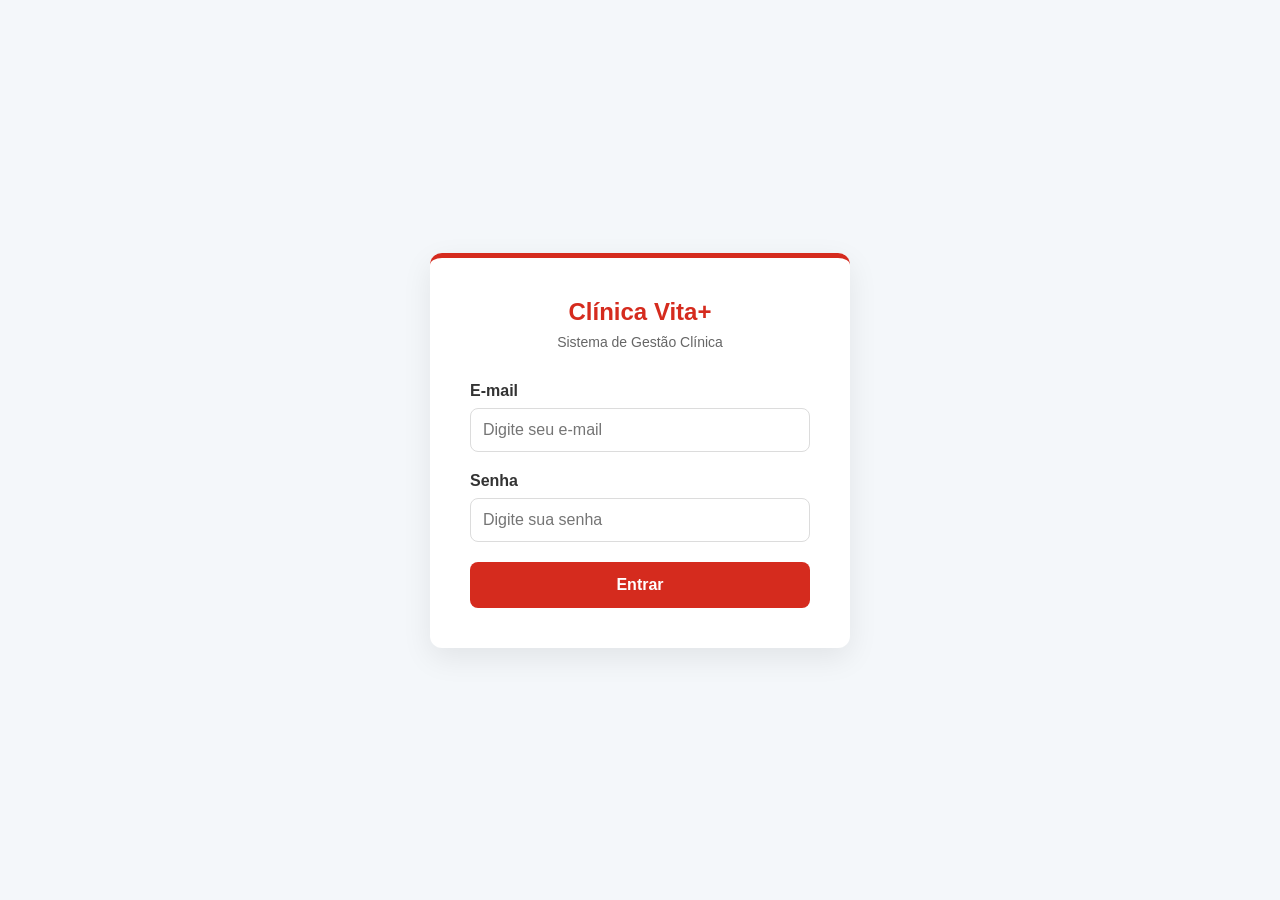
<file: index.html>
<!DOCTYPE html>
<html lang="pt-BR">
<head>
    <meta charset="UTF-8">
    <meta name="viewport" content="width=device-width, initial-scale=1.0">
    <title>Clínica Vita+ | Login</title>
    <link rel="icon" href="icons/vitaIcon.png" type="image/png">
    <link rel="stylesheet" href="index.css">
</head>
<body>

    <main class="container">

        <section class="login-card">

            <div class="logo-area">
                <h1>Clínica Vita+</h1>
                <p>Sistema de Gestão Clínica</p>
            </div>

            <form id="loginForm" class="login-form">

                <div class="input-group">
                    <label for="email">E-mail</label>
                    <input
                        type="email"
                        id="email"
                        placeholder="Digite seu e-mail"
                        required
                    >
                </div>

                <div class="input-group">
                    <label for="senha">Senha</label>
                    <input
                        type="password"
                        id="senha"
                        placeholder="Digite sua senha"
                        required
                    >
                </div>

                <button type="submit">
                    Entrar
                </button>

            </form>

        </section>

    </main>

<script src="index.js"></script>

</body>
</html>
</file>
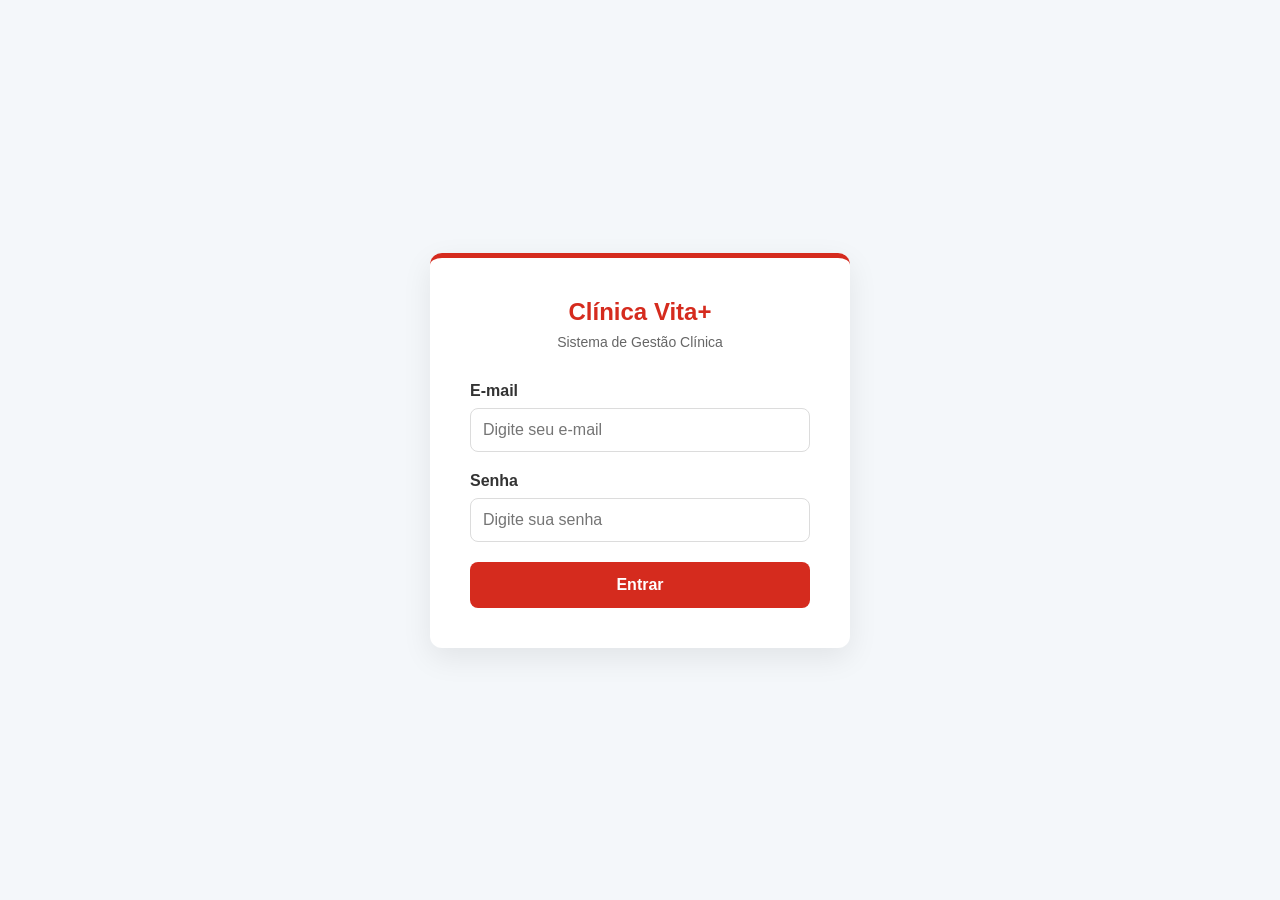
<file: docs/index.html>
<!DOCTYPE html>
<html lang="pt-BR">
<head>
    <meta charset="UTF-8">
    <meta name="viewport" content="width=device-width, initial-scale=1.0">
    <title>Clínica Saúde+ | Login</title>
    <link rel="stylesheet" href="index.css">
</head>
<body>

    <main class="container">

        <section class="login-card">

            <div class="logo-area">
                <h1>Clínica Vita+</h1>
                <p>Sistema de Gestão Clínica</p>
            </div>

            <form id="loginForm" class="login-form">

                <div class="input-group">
                    <label for="email">E-mail</label>
                    <input
                        type="email"
                        id="email"
                        placeholder="Digite seu e-mail"
                        required
                    >
                </div>

                <div class="input-group">
                    <label for="senha">Senha</label>
                    <input
                        type="password"
                        id="senha"
                        placeholder="Digite sua senha"
                        required
                    >
                </div>

                <button type="submit">
                    Entrar
                </button>

            </form>

        </section>

    </main>

<script src="index.js"></script>

</body>
</html>
</file>
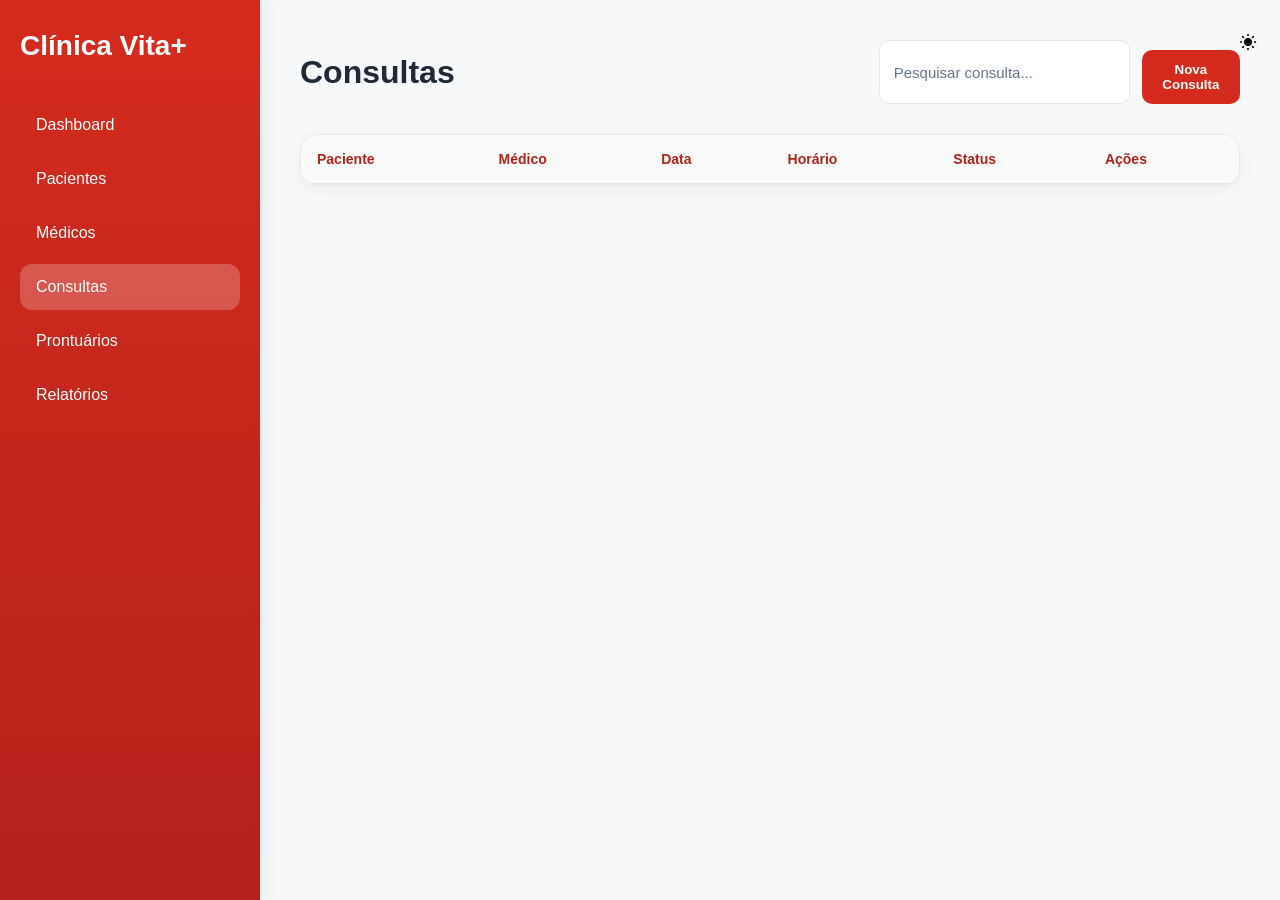
<file: consultas/consultas.html>
<!DOCTYPE html>
<html lang="pt-BR">

<head>
    <meta charset="UTF-8">
    <meta name="viewport" content="width=device-width, initial-scale=1.0">
    <title>Consultas</title>
    <link rel="icon" href="../icons/vitaIcon.png" type="image/png">
    <link rel="stylesheet" href="consultas.css">
</head>

<body>

    <div class="layout">

        <aside class="sidebar" id="sidebar">
            <h2>Clínica Vita+</h2>

            <nav>
                <ul>
                    <li><a href="../dashboard/dashboard.html">Dashboard</a></li>
                    <li><a href="../pacientes/pacientes.html">Pacientes</a></li>
                    <li><a href="../medicos/medicos.html">Médicos</a></li>
                    <li class="active"><a href="../consultas/consultas.html">Consultas</a></li>
                    <li><a href="../prontuarios/prontuarios.html">Prontuários</a></li>
                    <li><a href="../relatorios/relatorios.html">Relatórios</a></li>
                </ul>
            </nav>
        </aside>

        <main class="container">

            <button id="menuToggle" class="menu-toggle">☰</button>

            <div class="header">

                <h1>Consultas</h1>

                <button id="themeToggle">
                    <img id="themeIcon" src="../icons/light.png" alt="Toggle Theme">
                </button>

                <div class="actions">

                    <input type="text" id="pesquisa" placeholder="Pesquisar consulta...">

                    <button id="btnNovo">
                        Nova Consulta
                    </button>

                </div>

            </div>

            <div class="table-container">

                <table>

                    <thead>
                        <tr>
                            <th>Paciente</th>
                            <th>Médico</th>
                            <th>Data</th>
                            <th>Horário</th>
                            <th>Status</th>
                            <th>Ações</th>
                        </tr>
                    </thead>

                    <tbody id="listaConsultas"></tbody>

                </table>

            </div>

        </main>

    </div>

    <div class="modal hidden" id="modal">

        <div class="modal-content">

            <h2>Nova Consulta</h2>

            <form id="consultaForm">

                <input type="hidden" id="editIndex">

                <label for="paciente">Paciente</label>
                <select id="paciente" required>
                </select>

                <label for="medico">Médico</label>
                <select id="medico" required>
                </select>

                <label for="data">Data</label>
                <input type="date" id="data" required>

                <label for="horario">Horário</label>
                <input type="time" id="horario" required>

                <label for="status">Status</label>
                <select id="status" required>
                    <option value="Agendada">Agendada</option>
                    <option value="Confirmada">Confirmada</option>
                    <option value="Em Atendimento">Em Atendimento</option>
                    <option value="Concluída">Concluída</option>
                    <option value="Cancelada">Cancelada</option>
                </select>

                <label for="observacoes">Observações</label>
                <textarea id="observacoes" placeholder="Observações da consulta..." maxlength="500"></textarea>

                <div class="buttons">
                    <button type="submit">Salvar</button>

                    <button type="button" class="cancel" id="btnCancelar">
                        Cancelar
                    </button>
                </div>

            </form>

        </div>

    </div>

    <script src="consultas.js"></script>

</body>

</html>
</file>
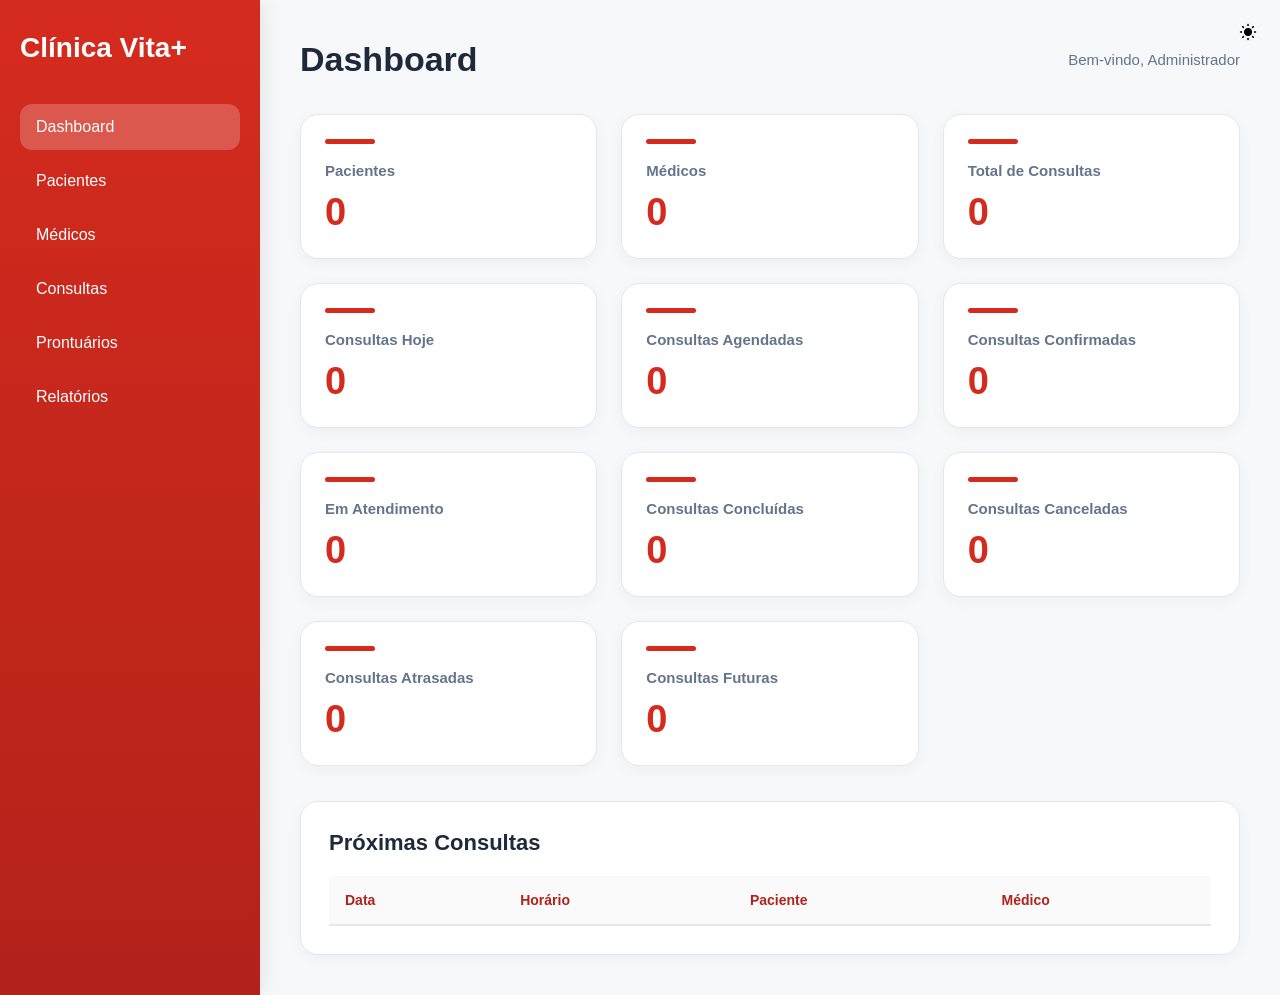
<file: dashboard/dashboard.html>
<!DOCTYPE html>
<html lang="pt-BR">

<head>
    <meta charset="UTF-8">
    <meta name="viewport" content="width=device-width, initial-scale=1.0">
    <title>Dashboard - Clínica Vita+</title>
    <link rel="icon" href="../icons/vitaIcon.png" type="image/png">
    <link rel="stylesheet" href="dashboard.css">
</head>

<body>

    <div class="container">

        <aside class="sidebar" id="sidebar">
            <h2>Clínica Vita+</h2>

            <nav>
                <ul>
                    <li class="active"><a href="../dashboard/dashboard.html">Dashboard</a></li>
                    <li><a href="../pacientes/pacientes.html">Pacientes</a></li>
                    <li><a href="../medicos/medicos.html">Médicos</a></li>
                    <li><a href="../consultas/consultas.html">Consultas</a></li>
                    <li><a href="../prontuarios/prontuarios.html">Prontuários</a></li>
                    <li><a href="../relatorios/relatorios.html">Relatórios</a></li>
                </ul>
            </nav>
        </aside>

        <main class="content">

            <button id="menuToggle" class="menu-toggle">
                ☰
            </button>

            <header class="header">
                <h1>Dashboard</h1>
                <span>Bem-vindo, Administrador</span>


                <button id="themeToggle">
                    <img id="themeIcon" src="../icons/light.png" alt="Toggle Theme">
                </button>


            </header>

            <section class="cards">

                <div class="card">
                    <h3>Pacientes</h3>
                    <p id="totalPacientes">0</p>
                </div>

                <div class="card">
                    <h3>Médicos</h3>
                    <p id="totalMedicos">0</p>
                </div>

                <div class="card">
                    <h3>Total de Consultas</h3>
                    <p id="totalConsultas">0</p>
                </div>

                <div class="card">
                    <h3>Consultas Hoje</h3>
                    <p id="hoje">0</p>
                </div>

                <div class="card">
                    <h3>Consultas Agendadas</h3>
                    <p id="agendadas">0</p>
                </div>

                <div class="card">
                    <h3>Consultas Confirmadas</h3>
                    <p id="confirmadas">0</p>
                </div>

                <div class="card">
                    <h3>Em Atendimento</h3>
                    <p id="emAtendimento">0</p>
                </div>

                <div class="card">
                    <h3>Consultas Concluídas</h3>
                    <p id="concluidas">0</p>
                </div>

                <div class="card">
                    <h3>Consultas Canceladas</h3>
                    <p id="canceladas">0</p>
                </div>

                <div class="card">
                    <h3>Consultas Atrasadas</h3>
                    <p id="atrasadas">0</p>
                </div>

                <div class="card">
                    <h3>Consultas Futuras</h3>
                    <p id="futuras">0</p>
                </div>

            </section>

            <section class="appointments">

                <h2>Próximas Consultas</h2>

                <table>
                    <thead>
                        <tr>
                            <th>Data</th>
                            <th>Horário</th>
                            <th>Paciente</th>
                            <th>Médico</th>
                    </thead>

                    <tbody id="consultas">
                    </tbody>
                </table>

            </section>

        </main>

    </div>

    <script src="dashboard.js"></script>

</body>

</html>
</file>
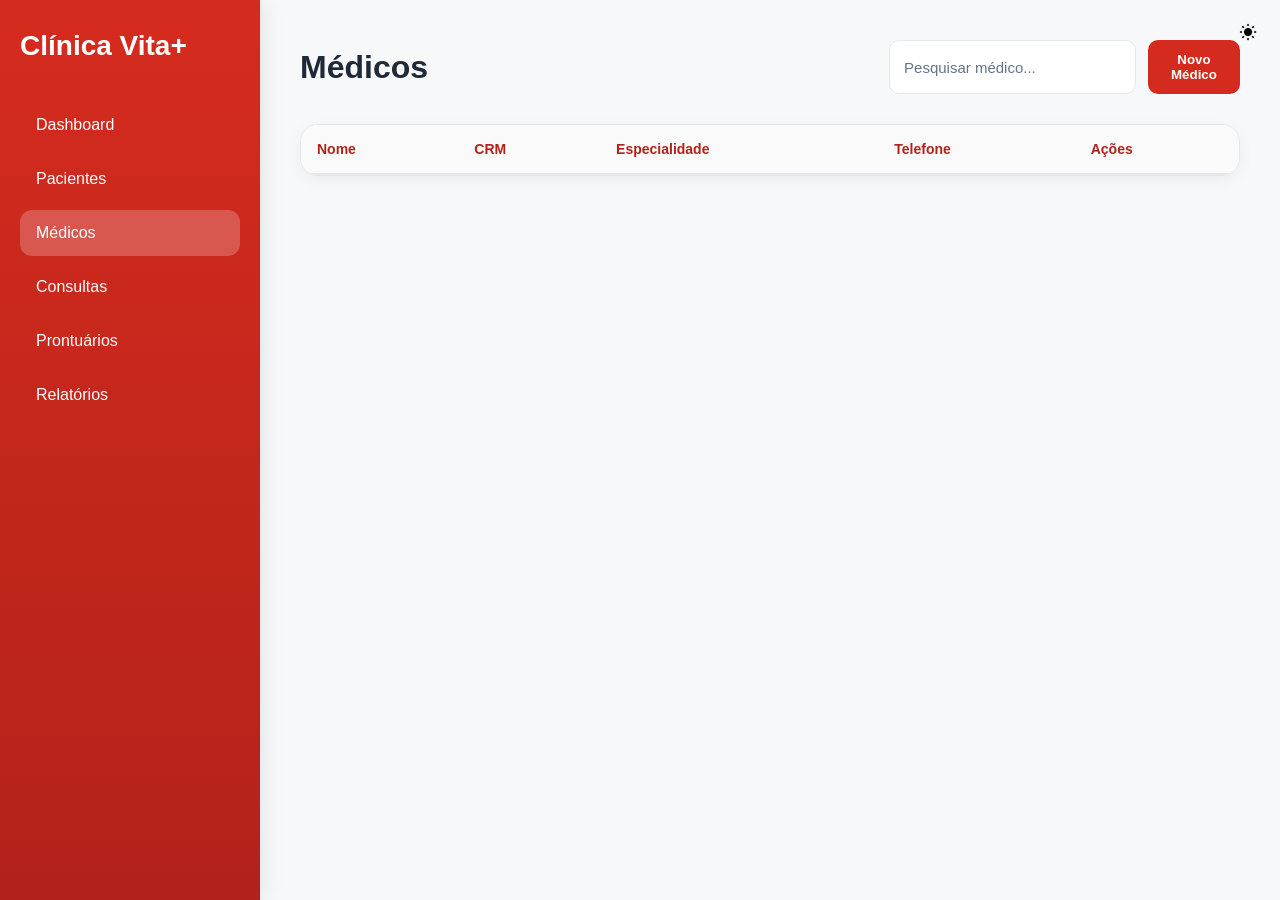
<file: medicos/medicos.html>
<!DOCTYPE html>
<html lang="pt-BR">

<head>
    <meta charset="UTF-8">
    <meta name="viewport" content="width=device-width, initial-scale=1.0">
    <title>Médicos</title>
    <link rel="icon" href="../icons/vitaIcon.png" type="image/png">
    <link rel="stylesheet" href="medicos.css">
</head>

<body>

    <div class="layout">

        <aside class="sidebar" id="sidebar">
            <h2>Clínica Vita+</h2>

            <nav>
                <ul>
                    <li><a href="../dashboard/dashboard.html">Dashboard</a></li>
                    <li><a href="../pacientes/pacientes.html">Pacientes</a></li>
                    <li class="active"><a href="../medicos/medicos.html">Médicos</a></li>
                    <li><a href="../consultas/consultas.html">Consultas</a></li>
                    <li><a href="../prontuarios/prontuarios.html">Prontuários</a></li>
                    <li><a href="../relatorios/relatorios.html">Relatórios</a></li>
                </ul>
            </nav>
        </aside>

        <main class="container">

            <button id="menuToggle" class="menu-toggle">☰</button>

            <div class="header">
                <h1>Médicos</h1>

                <button id="themeToggle">
                    <img id="themeIcon" src="../icons/light.png" alt="Toggle Theme">
                </button>

                <div class="actions">
                    <input type="text" id="pesquisa" placeholder="Pesquisar médico...">

                    <button id="btnNovo">
                        Novo Médico
                    </button>
                </div>
            </div>

            <div class="table-container">

                <table>
                    <thead>
                        <tr>
                            <th>Nome</th>
                            <th>CRM</th>
                            <th>Especialidade</th>
                            <th>Telefone</th>
                            <th>Ações</th>
                        </tr>
                    </thead>

                    <tbody id="listaMedicos"></tbody>

                </table>

            </div>

        </main>

    </div>

    <div class="modal hidden" id="modal">

        <div class="modal-content">

            <h2>Médico</h2>

            <form id="medicoForm">

                <input type="hidden" id="editIndex">

                <label for="nome">Nome</label>
                <input type="text" id="nome" required maxlength="100" pattern="[A-Za-zÀ-ÿ\s]+"
                    title="Digite apenas letras e espaços">

                <label for="crm">CRM</label>
                <input type="text" id="crm" required maxlength="15" pattern="[A-Za-z]{2}\s?\d{4,10}"
                    placeholder="CE 12345" title="Digite o CRM no formato UF + número">

                <label for="especialidade">Especialidade</label>
                <input type="text" id="especialidade" required maxlength="100" pattern="[A-Za-zÀ-ÿ\s]+"
                    title="Digite apenas letras e espaços">

                <label for="telefone">Telefone</label>
                <input type="tel" id="telefone" required maxlength="15" inputmode="numeric"
                    pattern="\(\d{2}\)\s\d{4,5}-\d{4}" placeholder="(85) 99999-9999" title="Digite um telefone válido">

                <label for="email">E-mail</label>
                <input type="email" id="email" required maxlength="100" placeholder="exemplo@email.com">

                <div class="buttons">
                    <button type="submit">Salvar</button>

                    <button type="button" class="cancel" id="btnCancelar">
                        Cancelar
                    </button>
                </div>

            </form>

        </div>

    </div>

    <script src="medicos.js"></script>

</body>

</html>
</file>
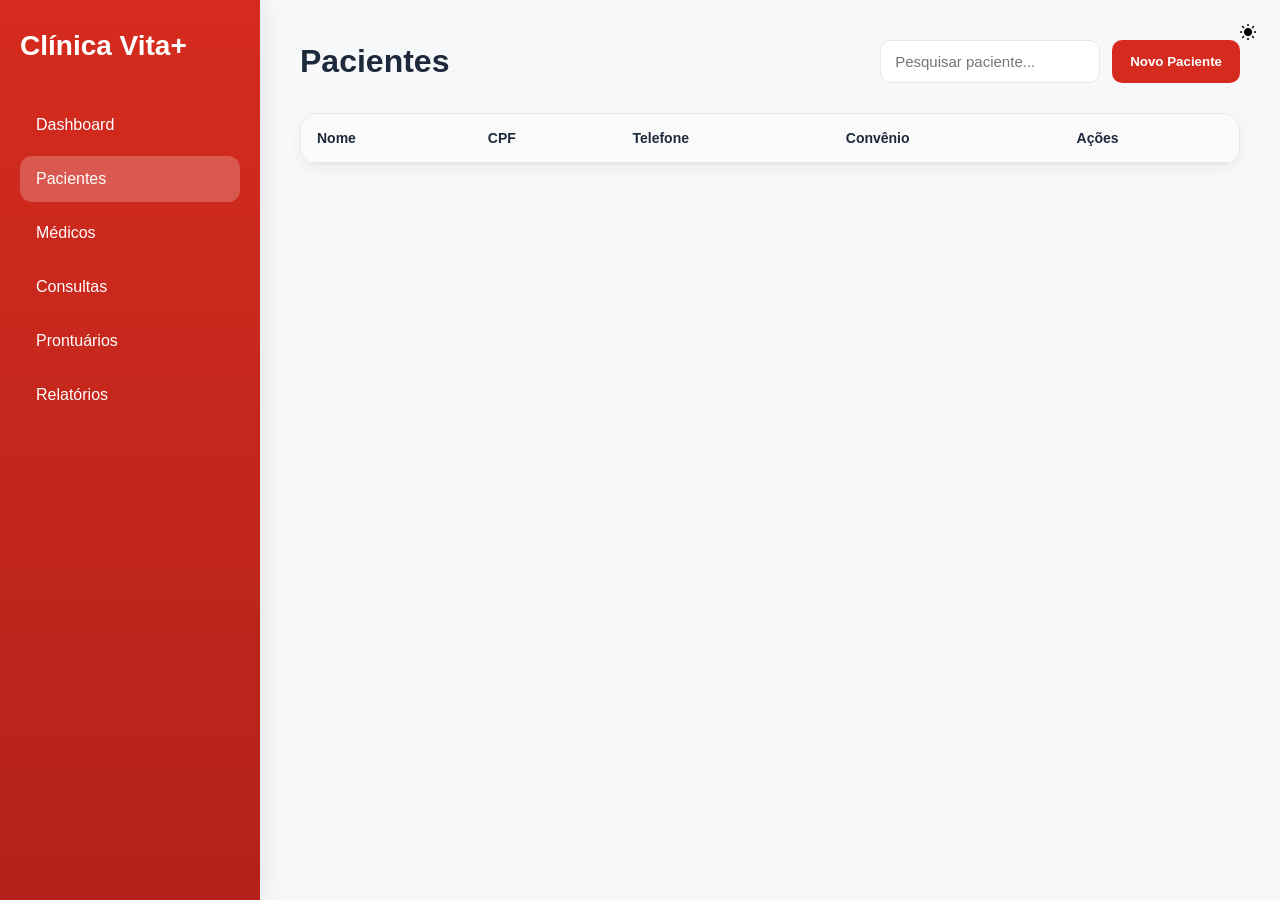
<file: pacientes/pacientes.html>
<!DOCTYPE html>
<html lang="pt-BR">

<head>
    <meta charset="UTF-8">
    <meta name="viewport" content="width=device-width, initial-scale=1.0">
    <title>Pacientes</title>
    <link rel="icon" href="../icons/vitaIcon.png" type="image/png">
    <link rel="stylesheet" href="pacientes.css">
</head>

<body>

    <div class="layout">

        <aside class="sidebar" id="sidebar">
            <h2>Clínica Vita+</h2>

            <nav>
                <ul>
                    <li><a href="../dashboard/dashboard.html">Dashboard</a></li>
                    <li class="active"><a href="../pacientes/pacientes.html">Pacientes</a></li>
                    <li><a href="../medicos/medicos.html">Médicos</a></li>
                    <li><a href="../consultas/consultas.html">Consultas</a></li>
                    <li><a href="../prontuarios/prontuarios.html">Prontuários</a></li>
                    <li><a href="../relatorios/relatorios.html">Relatórios</a></li>
                </ul>
            </nav>
        </aside>

        <div class="container">

            <button id="themeToggle">
                <img id="themeIcon" src="../icons/light.png" alt="Toggle Theme">
            </button>

            <button id="menuToggle" class="menu-toggle">☰</button>

            <div class="header">
                <h1>Pacientes</h1>

                <div class="actions">
                    <input type="text" id="search" placeholder="Pesquisar paciente...">

                    <button id="btnNovo">Novo Paciente</button>
                </div>
            </div>

            <div class="table-container">
                <table>
                    <thead>
                        <tr>
                            <th>Nome</th>
                            <th>CPF</th>
                            <th>Telefone</th>
                            <th>Convênio</th>
                            <th>Ações</th>
                        </tr>
                    </thead>

                    <tbody id="listaPacientes"></tbody>
                </table>
            </div>

        </div>
    </div>

    <div class="modal hidden" id="modal">
        <div class="modal-content">
            <h2 id="modalTitle">Novo Paciente</h2>

            <form id="pacienteForm">
                <input type="hidden" id="editIndex">

                <label for="nome">Nome</label>
                <input type="text" id="nome" required maxlength="100" pattern="[A-Za-zÀ-ÿ\s]+"
                    title="Digite apenas letras e espaços">

                <label for="cpf">CPF</label>
                <input type="text" id="cpf" required maxlength="14" inputmode="numeric"
                    pattern="\d{3}\.\d{3}\.\d{3}-\d{2}" placeholder="000.000.000-00"
                    title="Digite um CPF válido no formato 000.000.000-00">

                <label for="telefone">Telefone</label>
                <input type="tel" id="telefone" required maxlength="15" inputmode="numeric"
                    pattern="\(\d{2}\)\s\d{4,5}-\d{4}" placeholder="(85) 99999-9999" title="Digite um telefone válido">

                <label for="convenio">Convênio</label>
                <input type="text" id="convenio" maxlength="100">

                <div class="buttons">
                    <button type="submit">Salvar</button>

                    <button type="button" class="cancel" id="btnCancelar">
                        Cancelar
                    </button>
                </div>
            </form>
        </div>
    </div>

    <script src="pacientes.js"></script>
</body>

</html>
</file>
<file: index.css>
* {
    margin: 0;
    padding: 0;
    box-sizing: border-box;
}

:root{
    --red:#d52b1e;
    --dark-red:#b2221a;
    --bg:#f4f7fa;
}

body {
    font-family: Arial, Helvetica, sans-serif;
    background: var(--bg);
    min-height: 100vh;

    display: flex;
    justify-content: center;
    align-items: center;
}

.container {
    width: 100%;
    padding: 20px;
}

.login-card {
    max-width: 420px;
    margin: 0 auto;

    background: white;
    padding: 40px;
    border-radius: 12px;

    box-shadow: 0 10px 30px rgba(0, 0, 0, 0.08);

    border-top: 5px solid var(--red);
}

.logo-area {
    text-align: center;
    margin-bottom: 32px;
}

.logo-area h1 {
    color: var(--red);
    margin-bottom: 8px;
}

.logo-area p {
    color: #666;
    font-size: 14px;
}

.login-form {
    display: flex;
    flex-direction: column;
    gap: 20px;
}

.input-group {
    display: flex;
    flex-direction: column;
}

.input-group label {
    margin-bottom: 8px;
    font-weight: 600;
    color: #333;
}

.input-group input {
    padding: 12px;
    border: 1px solid #dcdcdc;
    border-radius: 8px;
    font-size: 16px;
    transition: 0.2s;
}

.input-group input:focus {
    outline: none;
    border-color: var(--red);
}

/* BOTÃO */
button {
    border: none;
    background: var(--red);
    color: white;

    padding: 14px;
    border-radius: 8px;

    cursor: pointer;
    font-size: 16px;
    font-weight: bold;

    transition: 0.3s;
}

button:hover {
    background: var(--dark-red);
}
</file>
<file: docs/index.css>
* {
    margin: 0;
    padding: 0;
    box-sizing: border-box;
}

:root{
    --red:#d52b1e;
    --dark-red:#b2221a;
    --bg:#f4f7fa;
}

body {
    font-family: Arial, Helvetica, sans-serif;
    background: var(--bg);
    min-height: 100vh;

    display: flex;
    justify-content: center;
    align-items: center;
}

.container {
    width: 100%;
    padding: 20px;
}

.login-card {
    max-width: 420px;
    margin: 0 auto;

    background: white;
    padding: 40px;
    border-radius: 12px;

    box-shadow: 0 10px 30px rgba(0, 0, 0, 0.08);

    border-top: 5px solid var(--red);
}

.logo-area {
    text-align: center;
    margin-bottom: 32px;
}

.logo-area h1 {
    color: var(--red);
    margin-bottom: 8px;
}

.logo-area p {
    color: #666;
    font-size: 14px;
}

.login-form {
    display: flex;
    flex-direction: column;
    gap: 20px;
}

.input-group {
    display: flex;
    flex-direction: column;
}

.input-group label {
    margin-bottom: 8px;
    font-weight: 600;
    color: #333;
}

.input-group input {
    padding: 12px;
    border: 1px solid #dcdcdc;
    border-radius: 8px;
    font-size: 16px;
    transition: 0.2s;
}

.input-group input:focus {
    outline: none;
    border-color: var(--red);
}

/* BOTÃO */
button {
    border: none;
    background: var(--red);
    color: white;

    padding: 14px;
    border-radius: 8px;

    cursor: pointer;
    font-size: 16px;
    font-weight: bold;

    transition: 0.3s;
}

button:hover {
    background: var(--dark-red);
}
</file>
<file: consultas/consultas.css>
*{
    margin:0;
    padding:0;
    box-sizing:border-box;
}

:root{
    --red:#d52b1e;
    --dark-red:#b2221a;
    --light-red:#fff1f0;

    --bg:#f7f8fa;
    --white:#ffffff;
    --surface:#ffffff;
    --surface-2:#fafafa;

    --text:#1f2937;
    --gray:#64748b;
    --border:#e5e7eb;

    --table-header-bg:#fafafa;
    --table-row-hover:#fff1f0;

    --icon-color:#1f2937;
}

body.dark-mode{
    --bg:#0f172a;
    --white:#1e293b;
    --surface:#111827;
    --surface-2:#172033;

    --text:#e5e7eb;
    --gray:#94a3b8;
    --border:#334155;

    --table-header-bg:#1e293b;
    --table-row-hover:#172033;

    --icon-color:#e5e7eb;
}

body{
    font-family:"Segoe UI", Arial, Helvetica, sans-serif;
    background:var(--bg);
    color:var(--text);
}

/* BOTÃO DO TEMA */

#themeToggle{
    position:fixed;
    top:20px;
    right:20px;

    background:transparent !important;
    border:none !important;
    border-radius:0 !important;
    box-shadow:none !important;

    padding:0 !important;
    width:auto;
    height:auto;

    cursor:pointer;
    z-index:9999;
}

#themeToggle:hover{
    background:transparent !important;
    transform:scale(1.1);
}

#themeIcon{
    width:24px;
    height:24px;
    display:block;
}

/* LAYOUT */

.layout{
    display:flex;
    min-height:100vh;
}

/* SIDEBAR */

.sidebar{
    width:260px;
    background:linear-gradient(180deg, var(--red), var(--dark-red));
    color:white;
    padding:30px 20px;
    box-shadow:4px 0 20px rgba(0,0,0,.08);
}

.sidebar h2{
    margin-bottom:40px;
    font-size:28px;
    font-weight:700;
}

.sidebar ul{
    list-style:none;
    display:flex;
    flex-direction:column;
    gap:8px;
}

.sidebar li{
    border-radius:12px;
}

.sidebar a{
    display:block;
    padding:14px 16px;
    border-radius:12px;
    color:white;
    text-decoration:none;
    transition:.25s;
}

.sidebar a:hover{
    background:rgba(255,255,255,.15);
    transform:translateX(4px);
}

.sidebar .active a{
    background:rgba(255,255,255,.22);
}

/* CONTEÚDO */

.container{
    flex:1;
    padding:40px;
}

.header{
    display:flex;
    justify-content:space-between;
    align-items:center;
    margin-bottom:30px;
}

.header h1{
    font-size:32px;
    font-weight:700;
}

.actions{
    display:flex;
    gap:12px;
}

/* INPUTS */

input,
select,
textarea{
    width:100%;
    padding:12px 14px;
    border:1px solid var(--border);
    border-radius:10px;
    font-size:15px;
    background:var(--surface);
    color:var(--text);
    transition:.2s;
}

input::placeholder,
textarea::placeholder{
    color:var(--gray);
}

input:focus,
select:focus,
textarea:focus{
    outline:none;
    border-color:var(--red);
    box-shadow:0 0 0 3px rgba(213,43,30,.15);
}

textarea{
    resize:none;
    min-height:120px;
}

/* BOTÕES */

button{
    padding:12px 18px;
    border:none;
    border-radius:10px;
    cursor:pointer;
    background:var(--red);
    color:white;
    font-weight:600;
    transition:.25s;
    margin-top: 10px;
}

button:hover{
    background:var(--dark-red);
    transform:translateY(-2px);
}

/* TABELA */

.table-container{
    background:var(--surface);
    border-radius:18px;
    overflow:hidden;
    border:1px solid var(--border);
    box-shadow:0 4px 15px rgba(0,0,0,.05);
}

table{
    width:100%;
    border-collapse:collapse;
}

th{
    padding:16px;
    background:var(--table-header-bg);
    color:var(--dark-red);
    font-size:14px;
    font-weight:600;
    text-align:left;
    border-bottom:2px solid var(--border);
}

td{
    padding:16px;
    border-bottom:1px solid var(--border);
}

tbody tr{
    transition:.2s;
}

tbody tr:hover{
    background:var(--table-row-hover);
}

/* MODAL */

.modal{
    position:fixed;
    inset:0;
    background:rgba(0,0,0,.45);
    backdrop-filter:blur(4px);
    display:flex;
    justify-content:center;
    align-items:center;
}

.hidden{
    display:none;
}

.modal-content{
    width:520px;
    background:var(--surface);
    color:var(--text);
    padding:30px;
    border-radius:18px;
    border-top:6px solid var(--red);
    box-shadow:0 20px 40px rgba(0,0,0,.15);
}

.modal-content h2{
    margin-bottom:20px;
    color:var(--text);
}

.modal-content form{
    display:flex;
    flex-direction:column;
    gap:14px;
}

.buttons{
    display:flex;
    justify-content:flex-end;
    gap:10px;
    margin-top:10px;
}

.cancel{
    background:#ef4444;
}

.cancel:hover{
    background:#dc2626;
}

/* SCROLL */

::-webkit-scrollbar{
    width:8px;
}

::-webkit-scrollbar-thumb{
    background:var(--red);
    border-radius:999px;
}

/* HAMBÚRGUER */

.menu-toggle{
    display:none;
    background:transparent !important;
    border:none !important;
    box-shadow:none !important;

    color:var(--icon-color);
    font-size:34px;
    line-height:1;
    cursor:pointer;

    padding:0;
    width:auto;
    height:auto;

    position:fixed;
    top:18px;
    left:18px;
    z-index:9999;
    transition:.25s;
}

.menu-toggle:hover{
    background:transparent !important;
    color:var(--icon-color);
    transform:scale(1.1);
}

.menu-toggle.active{
    left:200px;
}

/* RESPONSIVO */

@media (max-width:1024px){
    .container{
        padding:28px;
    }

    .header h1{
        font-size:30px;
    }

    .actions{
        gap:10px;
    }
}

@media (max-width:768px){
    .layout{
        display:block;
    }

    .menu-toggle{
        display:block;
    }

    #themeToggle{
        top:18px;
        right:18px;
    }

    #themeIcon{
        width:22px;
        height:22px;
    }

    .sidebar{
        position:fixed;
        top:0;
        left:-260px;
        width:260px;
        height:100vh;
        z-index:1000;
        transition:.3s;
        overflow-y:auto;
    }

    .sidebar.open{
        left:0;
    }

    .container{
        width:100%;
        padding:70px 16px 16px;
    }

    .header{
        flex-direction:column;
        align-items:flex-start;
        gap:10px;
        margin-bottom:24px;
    }

    .actions{
        width:100%;
        flex-direction:column;
        gap:10px;
    }

    .actions input,
    .actions button{
        width:100%;
    }

    .table-container{
        overflow-x:auto;
    }

    table{
        min-width:640px;
    }
}

@media (max-width:480px){
    .container{
        padding:64px 14px 14px;
    }

    .header h1{
        font-size:24px;
    }

    .header span{
        font-size:14px;
    }

    .sidebar{
        width:260px;
        left:-260px;
        padding:24px 16px;
    }

    .sidebar h2{
        font-size:22px;
        margin-bottom:28px;
    }

    .sidebar a{
        padding:12px 14px;
        font-size:14px;
    }

    #themeToggle{
        top:14px;
        right:14px;
    }

    #themeIcon{
        width:20px;
        height:20px;
    }

    .modal-content{
        width:calc(100% - 24px);
        padding:20px;
        border-radius:16px;
    }

    .table-container{
        border-radius:14px;
    }

    table{
        min-width:560px;
    }

    th,
    td{
        padding:12px;
        font-size:14px;
    }
}
</file>
<file: dashboard/dashboard.css>
* {
    margin: 0;
    padding: 0;
    box-sizing: border-box;
}

:root{
    --red: #d52b1e;
    --dark-red: #b2221a;
    --light-red: #ffe5e2;
    --bg: #f7f8fa;
    --white: #ffffff;
    --text: #1e293b;
    --gray: #64748b;
    --border: #e5e7eb;
    --table-header-bg: #fafafa;

}

body.dark-mode{
    --bg:#111827;
    --white:#1f2937;
    --text:#f3f4f6;
    --gray:#9ca3af;
    --border:#374151;
    --light-red:#2d1a1a;
     --table-header-bg: #243042;
}

#themeToggle{
    position:fixed;

    top:20px;
    right:20px;

    background:none;
    border:none;

    cursor:pointer;

    padding:0;

    z-index:9999;
}

#themeIcon{
    width:24px;
    height:24px;

    display:block;
}

body {
    font-family: "Segoe UI", Arial, sans-serif;
    background: var(--bg);
    color: var(--text);
}

.container {
    display: flex;
    min-height: 100vh;
}

/* SIDEBAR */

.sidebar {
    width: 260px;
    background: linear-gradient(
        180deg,
        var(--red),
        var(--dark-red)
    );

    color: white;
    padding: 32px 20px;

    box-shadow: 4px 0 20px rgba(0,0,0,0.08);
}



.sidebar h2{
    margin-bottom:40px;
    font-size:28px;
    font-weight:700;
}

.sidebar ul{
    list-style: none;
    display: flex;
    flex-direction: column;
    gap: 8px;
}

.sidebar a{
    display: flex;
    align-items: center;

    padding: 14px 16px;

    color: white;
    text-decoration: none;

    border-radius: 12px;

    transition: all .25s ease;
}

.sidebar a:hover{
    background: rgba(255,255,255,.15);
    transform: translateX(4px);
}

.sidebar .active a{
    background: rgba(255,255,255,.22);
    backdrop-filter: blur(4px);
}

/* CONTEÚDO */

.content {
    flex: 1;
    padding: 40px;
}

.header{
    display: flex;
    justify-content: space-between;
    align-items: center;

    margin-bottom: 35px;
}

.header h1{
    font-size: 34px;
    font-weight: 700;
}

.header span{
    color: var(--gray);
    font-size: 15px;
}

/* CARDS */

.cards{
    display: grid;
    grid-template-columns: repeat(auto-fit,minmax(240px,1fr));
    gap: 24px;

    margin-bottom: 35px;
}

.card{
    background: var(--white);

    padding: 24px;

    border-radius: 18px;

    border: 1px solid var(--border);

    box-shadow:
        0 4px 15px rgba(0,0,0,.04);

    transition: .25s;
}

.card:hover{
    transform: translateY(-4px);

    box-shadow:
        0 10px 25px rgba(0,0,0,.08);
}

.card h3{
    color: var(--gray);
    font-size: 15px;
    margin-bottom: 12px;
}

.card p{
    color: var(--red);

    font-size: 38px;
    font-weight: 700;
}

.card::before{
    content: "";

    display: block;

    width: 50px;
    height: 5px;

    background: var(--red);

    border-radius: 999px;

    margin-bottom: 18px;
}

/* TABELA */

.appointments{
    background: var(--white);

    border-radius: 18px;

    padding: 28px;

    border: 1px solid var(--border);

    box-shadow:
        0 4px 15px rgba(0,0,0,.04);
}

.appointments h2{
    margin-bottom: 20px;
    font-size: 22px;
}

/* TABLE */

table{
    width: 100%;
    border-collapse: collapse;
}

thead{
    background: #fafafa;
}

th{
    background: var(--table-header-bg);
    color: var(--dark-red);
    font-size: 14px;
    font-weight: 600;
    padding: 16px;
    text-align: left;
    border-bottom: 2px solid var(--border);
}

td{
    padding: 16px;
    border-bottom: 1px solid var(--border);
}

tbody tr{
    transition: .2s;
}

tbody tr:hover{
    background: var(--light-red);
}

/* SCROLL BONITO */

::-webkit-scrollbar{
    width: 8px;
}

::-webkit-scrollbar-thumb{
    background: var(--red);
    border-radius: 999px;
}



.menu-toggle {
    display: none;
    background: none !important;
    border: none;
    color: var(--text);
    font-size: 34px;
    line-height: 1;
    cursor: pointer;
    padding: 0;
    width: auto;
    height: auto;
    box-shadow: none;
    position: fixed;
    top: 18px;
    left: 18px;
    z-index: 9999;
    transition: .25s;
}

.menu-toggle:hover{
    color:var(--text);
    transform:scale(1.1);
}

.menu-toggle.active {
    left: 200px;
}

/* RESPONSIVO */

@media (max-width: 1024px) {
    .content{
        padding: 28px;
    }

    .header h1{
        font-size: 30px;
    }

    .cards{
        grid-template-columns: repeat(auto-fit, minmax(200px, 1fr));
    }

    .card p{
        font-size: 32px;
    }
}

@media (max-width:768px){

    h1 {margin-left: 45px;}

    span {margin-left: 45px;}

    .sidebar{
        position:fixed;
        top:0;
        left:-260px;

        width:260px;
        height:100vh;

        z-index:1000;

        transition:.3s;
    }

    .sidebar.open{
        left:0;
    }

    .menu-toggle{
        display:block;
        position:fixed;
        top:15px;
        left:15px;
        z-index:1100;
    }

    .content{
        width:100%;
        padding:70px 20px 20px;
    }

    .header{
        flex-direction:column;
        align-items:flex-start;
        gap:10px;
    }

    .cards{
        grid-template-columns:1fr;
    }

    .appointments{
        overflow-x:auto;
    }

    table{
        min-width:640px;
    }
}

@media (max-width: 480px) {
    .sidebar{
        padding: 18px 14px;
    }

    .sidebar h2{
        font-size: 22px;
    }

    .sidebar li{
        flex: 1 1 100%;
    }

    .sidebar a{
        padding: 11px 12px;
        font-size: 14px;
    }

    .content{
        padding: 16px;
    }

    .header h1{
        font-size: 24px;
    }

    .header span{
        font-size: 14px;
    }

    .card{
        padding: 18px;
    }

    .card h3{
        font-size: 14px;
    }

    .card p{
        font-size: 30px;
    }

    .appointments{
        padding: 16px;
    }

    .appointments h2{
        font-size: 20px;
    }

    table{
        min-width: 560px;
    }

    th,
    td{
        padding: 12px;
        font-size: 14px;
    }
    .menu-toggle{
    display:block;
    position:fixed;
    top:18px;
    left:18px;

    background:none;
    border:none;


    font-size:34px;
    line-height:1;

    cursor:pointer;

    z-index:9999;

    transition:.2s;
}

.menu-toggle:hover{
    transform:scale(1.1);
}

.sidebar.open ~ .content .menu-toggle{
    left:200px;
}
}
</file>
<file: medicos/medicos.css>
*{
    margin:0;
    padding:0;
    box-sizing:border-box;
}

:root{
    --red:#d52b1e;
    --dark-red:#b2221a;
    --light-red:#fff1f0;
    --bg:#f7f8fa;
    --white:#ffffff;
    --text:#1f2937;
    --gray:#64748b;
    --border:#e5e7eb;
    --table-header-bg:#fafafa;
    --surface:#ffffff;
    --surface-2:#f8fafc;
    --input-bg:#ffffff;
    --hover-row:#fff1f0;
    --icon-color:#1f2937;
}

body.dark-mode{
    --bg:#0f172a;
    --white:#1e293b;
    --text:#e5e7eb;
    --gray:#94a3b8;
    --border:#334155;
    --light-red:#2b1a1a;
    --table-header-bg:#1e293b;
    --surface:#111827;
    --surface-2:#172033;
    --input-bg:#0f172a;
    --hover-row:#172033;
    --icon-color:#e5e7eb;
}

#themeToggle{
    position:fixed;
    top:20px;
    right:20px;

    width:auto;
    height:auto;

    padding:0 !important;

    background:none !important;
    border:none !important;
    border-radius:0 !important;

    box-shadow:none !important;

    cursor:pointer;

    z-index:9999;
}

#themeToggle:hover{
    background:none !important;
    transform:scale(1.1);
}

#themeIcon{
    width:24px;
    height:24px;
    display:block;
}

body{
    font-family:"Segoe UI", Arial, Helvetica, sans-serif;
    background:var(--bg);
    color:var(--text);
}

.layout{
    display:flex;
    min-height:100vh;
}

/* SIDEBAR */

.sidebar{
    width:260px;
    background:linear-gradient(
        180deg,
        var(--red),
        var(--dark-red)
    );
    color:white;
    padding:30px 20px;
    box-shadow:4px 0 20px rgba(0,0,0,.08);
}

.sidebar h2{
    margin-bottom:40px;
    font-size:28px;
    font-weight:700;
}

.sidebar ul{
    list-style:none;
    display:flex;
    flex-direction:column;
    gap:8px;
}

.sidebar li{
    border-radius:12px;
}

.sidebar a{
    display:block;
    padding:14px 16px;
    color:white;
    text-decoration:none;
    border-radius:12px;
    transition:.25s;
}

.sidebar a:hover{
    background:rgba(255,255,255,.15);
    transform:translateX(4px);
}

.sidebar .active a{
    background:rgba(255,255,255,.22);
}

/* CONTEÚDO */

.container{
    flex:1;
    padding:40px;
}

.header{
    display:flex;
    justify-content:space-between;
    align-items:center;
    margin-bottom:30px;
}

.header h1{
    font-size:32px;
    font-weight:700;
}

.actions{
    display:flex;
    gap:12px;
}

/* INPUT */

input,
select,
textarea{
    width:100%;
    padding:12px 14px;
    border:1px solid var(--border);
    border-radius:10px;
    font-size:15px;
    background:var(--input-bg);
    color:var(--text);
    transition:.2s;
}

input::placeholder,
textarea::placeholder{
    color:var(--gray);
}

input:focus,
select:focus,
textarea:focus{
    outline:none;
    border-color:var(--red);
    box-shadow:0 0 0 3px rgba(213,43,30,.15);
}

textarea{
    resize:none;
    min-height:120px;
}

/* BOTÕES */

button{
    padding:12px 18px;
    border:none;
    border-radius:10px;
    cursor:pointer;
    background:var(--red);
    color:white;
    font-weight:600;
    transition:.25s;
}

button:hover{
    background:var(--dark-red);
    transform:translateY(-2px);
}

/* TABELA */

.table-container{
    background:var(--surface);
    border-radius:18px;
    overflow:hidden;
    border:1px solid var(--border);
    box-shadow:0 4px 15px rgba(0,0,0,.05);
}

table{
    width:100%;
    border-collapse:collapse;
}

th{
    padding:16px;
    background:var(--table-header-bg);
    color:var(--dark-red);
    font-size:14px;
    font-weight:600;
    text-align:left;
    border-bottom:2px solid var(--border);
}

td{
    padding:16px;
    border-bottom:1px solid var(--border);
}

tbody tr{
    transition:.2s;
}

tbody tr:hover{
    background:var(--hover-row);
}

/* MODAL */

.modal{
    position:fixed;
    inset:0;
    background:rgba(0,0,0,.45);
    backdrop-filter:blur(3px);
    display:flex;
    justify-content:center;
    align-items:center;
}

.hidden{
    display:none;
}

.modal-content{
    width:460px;
    background:var(--surface);
    color:var(--text);
    padding:28px;
    border-radius:18px;
    border-top:6px solid var(--red);
    box-shadow:0 20px 40px rgba(0,0,0,.15);
}

.modal-content h2{
    margin-bottom:20px;
    color:var(--text);
}

.modal-content form{
    display:flex;
    flex-direction:column;
    gap:14px;
}

.buttons{
    display:flex;
    justify-content:flex-end;
    gap:10px;
    margin-top:10px;
}

.cancel{
    background:#ef4444;
}

.cancel:hover{
    background:#dc2626;
}

/* SCROLL */

::-webkit-scrollbar{
    width:8px;
}

::-webkit-scrollbar-thumb{
    background:var(--red);
    border-radius:999px;
}

/* HAMBÚRGUER */

.menu-toggle{
    display:none;
    background:none !important;
    border:none;
    color:var(--icon-color);
    font-size:34px;
    line-height:1;
    cursor:pointer;
    padding:0;
    width:auto;
    height:auto;
    box-shadow:none;
    position:fixed;
    top:18px;
    left:18px;
    z-index:9999;
    transition:.25s;
}

.menu-toggle:hover{
    background:transparent !important;
    color:var(--icon-color);
    transform:scale(1.1);
}

.menu-toggle.active{
    left:200px;
}

/* RESPONSIVO */

@media (max-width:1024px){
    .container{
        padding:28px;
    }

    button{
        margin-top:10px;
    }

    .header h1{
        font-size:30px;
    }

    .actions{
        gap:10px;
    }
}

@media (max-width:768px){
    .layout{
        display:block;
    }

    .menu-toggle{
        display:block;
    }

    .sidebar{
        position:fixed;
        top:0;
        left:-260px;
        width:260px;
        height:100vh;
        z-index:1000;
        transition:.3s;
        overflow-y:auto;
    }

    .sidebar.open{
        left:0;
    }

    .container{
        width:100%;
        padding:70px 16px 16px;
    }

    .header{
        flex-direction:column;
        align-items:flex-start;
        gap:10px;
        margin-bottom:24px;
    }

    .actions{
        width:100%;
        flex-direction:column;
        gap:10px;
    }

    .actions input,
    .actions button{
        width:100%;
    }

    .table-container{
        overflow-x:auto;
    }

    table{
        min-width:640px;
    }
}

@media (max-width:480px){
    .container{
        padding:64px 14px 14px;
    }

    .header h1{
        font-size:24px;
    }

    .header span{
        font-size:14px;
    }

    .sidebar{
        width:260px;
        left:-260px;
        padding:24px 16px;
    }

    .sidebar h2{
        font-size:22px;
        margin-bottom:28px;
    }

    .sidebar a{
        padding:12px 14px;
        font-size:14px;
    }

    .modal-content{
        width:calc(100% - 24px);
        padding:20px;
        border-radius:16px;
    }

    .table-container{
        border-radius:14px;
    }

    table{
        min-width:560px;
    }

    th,
    td{
        padding:12px;
        font-size:14px;
    }
}
</file>
<file: pacientes/pacientes.css>
*{
    margin:0;
    padding:0;
    box-sizing:border-box;
}

:root{
    --red: #d52b1e;
    --dark-red: #b2221a;
    --light-red: #ffe5e2;
    --bg: #f7f8fa;
    --white: #ffffff;
    --text: #1e293b;
    --gray: #64748b;
    --border: #e5e7eb;
    --table-header-bg: #fafafa;
    --surface: #ffffff;
    --surface-2: #f8fafc;
    --input-bg: #ffffff;
}
body.dark-mode{
    --bg: #0f172a;
    --white: #1e293b;
    --text: #e5e7eb;
    --gray: #94a3b8;
    --border: #334155;
    --light-red: #2b1a1a;
    --table-header-bg: #1e293b;
    --surface: #111827;
    --surface-2: #172033;
    --input-bg: #0f172a;
}

#themeToggle{
    position:fixed;

    top:20px;
    right:20px;

    background:none;
    border:none;

    cursor:pointer;

    padding:0;

    z-index:9999;
}

#themeIcon{
    width:24px;
    height:24px;

    display:block;
}

body{
    font-family:"Segoe UI", Arial, sans-serif;
    background:var(--bg);
    color:var(--text);
}

/* LAYOUT */

.layout{
    display:flex;
    min-height:100vh;
}

/* SIDEBAR */

.sidebar{
    width:260px;
    background:linear-gradient(
        180deg,
        var(--red),
        var(--dark-red)
    );

    color:white;
    padding:30px 20px;

    box-shadow:4px 0 20px rgba(0,0,0,.08);
}

.sidebar h2{
    margin-bottom:40px;
    font-size:28px;
    font-weight:700;
}

.sidebar ul{
    list-style:none;
    display:flex;
    flex-direction:column;
    gap:8px;
}

.sidebar li{
    border-radius:12px;
}

.sidebar a{
    display:block;
    padding:14px 16px;

    color:white;
    text-decoration:none;

    border-radius:12px;

    transition:.25s;
}

.sidebar a:hover{
    background:rgba(255,255,255,.15);
    transform:translateX(4px);
}

.sidebar .active a{
    background:rgba(255,255,255,.22);
}

/* CONTEÚDO */

.container{
    flex:1;
    padding:40px;
}

.header{
    display:flex;
    justify-content:space-between;
    align-items:center;

    margin-bottom:30px;
}

.header h1{
    font-size:32px;
}

.actions{
    display:flex;
    gap:12px;
}

/* INPUTS */

input,
select,
textarea{
    padding:12px 14px;

    border:1px solid var(--border);
    border-radius:10px;

    font-size:15px;

    transition:.2s;
}

input:focus,
select:focus,
textarea:focus{
    outline:none;
    border-color:var(--red);

    box-shadow:0 0 0 3px rgba(213,43,30,.15);
}

/* BOTÕES */

button{
    padding:12px 18px;

    border:none;
    border-radius:10px;

    cursor:pointer;

    background:var(--red);
    color:white;

    font-weight:600;

    transition:.25s;


}

button:hover{
    background:var(--dark-red);
    transform:translateY(-2px);
}

/* TABELA */

.table-container{
    background:var(--surface);

    border-radius:18px;

    overflow:hidden;

    border:1px solid var(--border);

    box-shadow:
        0 4px 15px rgba(0,0,0,.05);
}

table{
    width:100%;
    border-collapse:collapse;
}

th{
    background: var(--table-header-bg);
    color: var(--text);

    font-size:14px;
    font-weight:600;

    text-align:left;

    padding:16px;

    border-bottom:2px solid var(--border);
}

td{
    padding:16px;

    border-bottom:1px solid var(--border);
}

tbody tr{
    transition:.2s;
}

tbody tr:hover{
    background:var(--light-red);
}

/* MODAL */

.modal{
    position:fixed;
    inset:0;

    background:rgba(0,0,0,.45);

    backdrop-filter:blur(3px);

    display:flex;
    justify-content:center;
    align-items:center;
}

input,
select,
textarea{
    background: var(--input-bg);
    color: var(--text);
}

.hidden{
    display:none;
}

.modal-content{
    width:450px;

    background: var(--surface);

    padding:28px;

    border-radius:18px;

    border-top:6px solid var(--red);

    box-shadow:
        0 20px 40px rgba(0,0,0,.15);
}

.modal-content h2{
    margin-bottom:20px;
    color:var(--text);
}

.modal-content form{
    display:flex;
    flex-direction:column;
    gap:14px;
}

.buttons{
    display:flex;
    justify-content:flex-end;
    gap:10px;

    margin: 10px 10px 10px 10px;

}

.cancel{
    background:#ef4444;
}

.cancel:hover{
    background:#dc2626;
}

/* SCROLL */

::-webkit-scrollbar{
    width:8px;
}

::-webkit-scrollbar-thumb{
    background:var(--red);
    border-radius:999px;
}

/* HAMBÚRGUER */

.menu-toggle {
    display: none;
    background: none !important;
    border: none;
    color: var(--text);
    font-size: 34px;
    line-height: 1;
    cursor: pointer;
    padding: 0;
    width: auto;
    height: auto;
    box-shadow: none;
    position: fixed;
    top: 18px;
    left: 18px;
    z-index: 9999;
    transition: .25s;
}

.menu-toggle:hover {
    background: transparent !important;
    color: var(--text);
    transform: scale(1.1);
}

.menu-toggle.active {
    left: 200px;
}

/* RESPONSIVO */
@media (max-width:768px){

    .layout{
        display:block;
    }

    button{
        margin-top:10px;
    }

    .menu-toggle{
    display:block;
    position:fixed;
    top:18px;
    left:18px;

    background:transparent !important;
    border:none;
    box-shadow:none !important;

   
    font-size:34px;
    line-height:1;

    cursor:pointer;

    z-index:9999;

    padding:0;
    width:auto;
    height:auto;

     transition:left .3s ease;
}

.menu-toggle:hover{
    background:transparent !important;
   
    transform:scale(1.1);
}



.menu-toggle.active{
    left:200px;
}





    .sidebar{
        position:fixed;
        top:0;
        left:-260px;
        width:260px;
        height:100vh;
        z-index:1000;
        transition:.3s;
        overflow-y:auto;
    }

    .sidebar.open{
        left:0;
    }

    .container{
        width:100%;
        padding:70px 16px 16px;
    }

    .header{
        flex-direction:column;
        align-items:flex-start;
        gap:10px;
        margin-bottom:24px;
    }

    .actions{
        width:100%;
        flex-direction:column;
        gap:10px;
    }

    .actions input,
    .actions button{
        width:100%;
    }

    .table-container{
        overflow-x:auto;
    }

    table{
        min-width:640px;
    }
}
</file>
